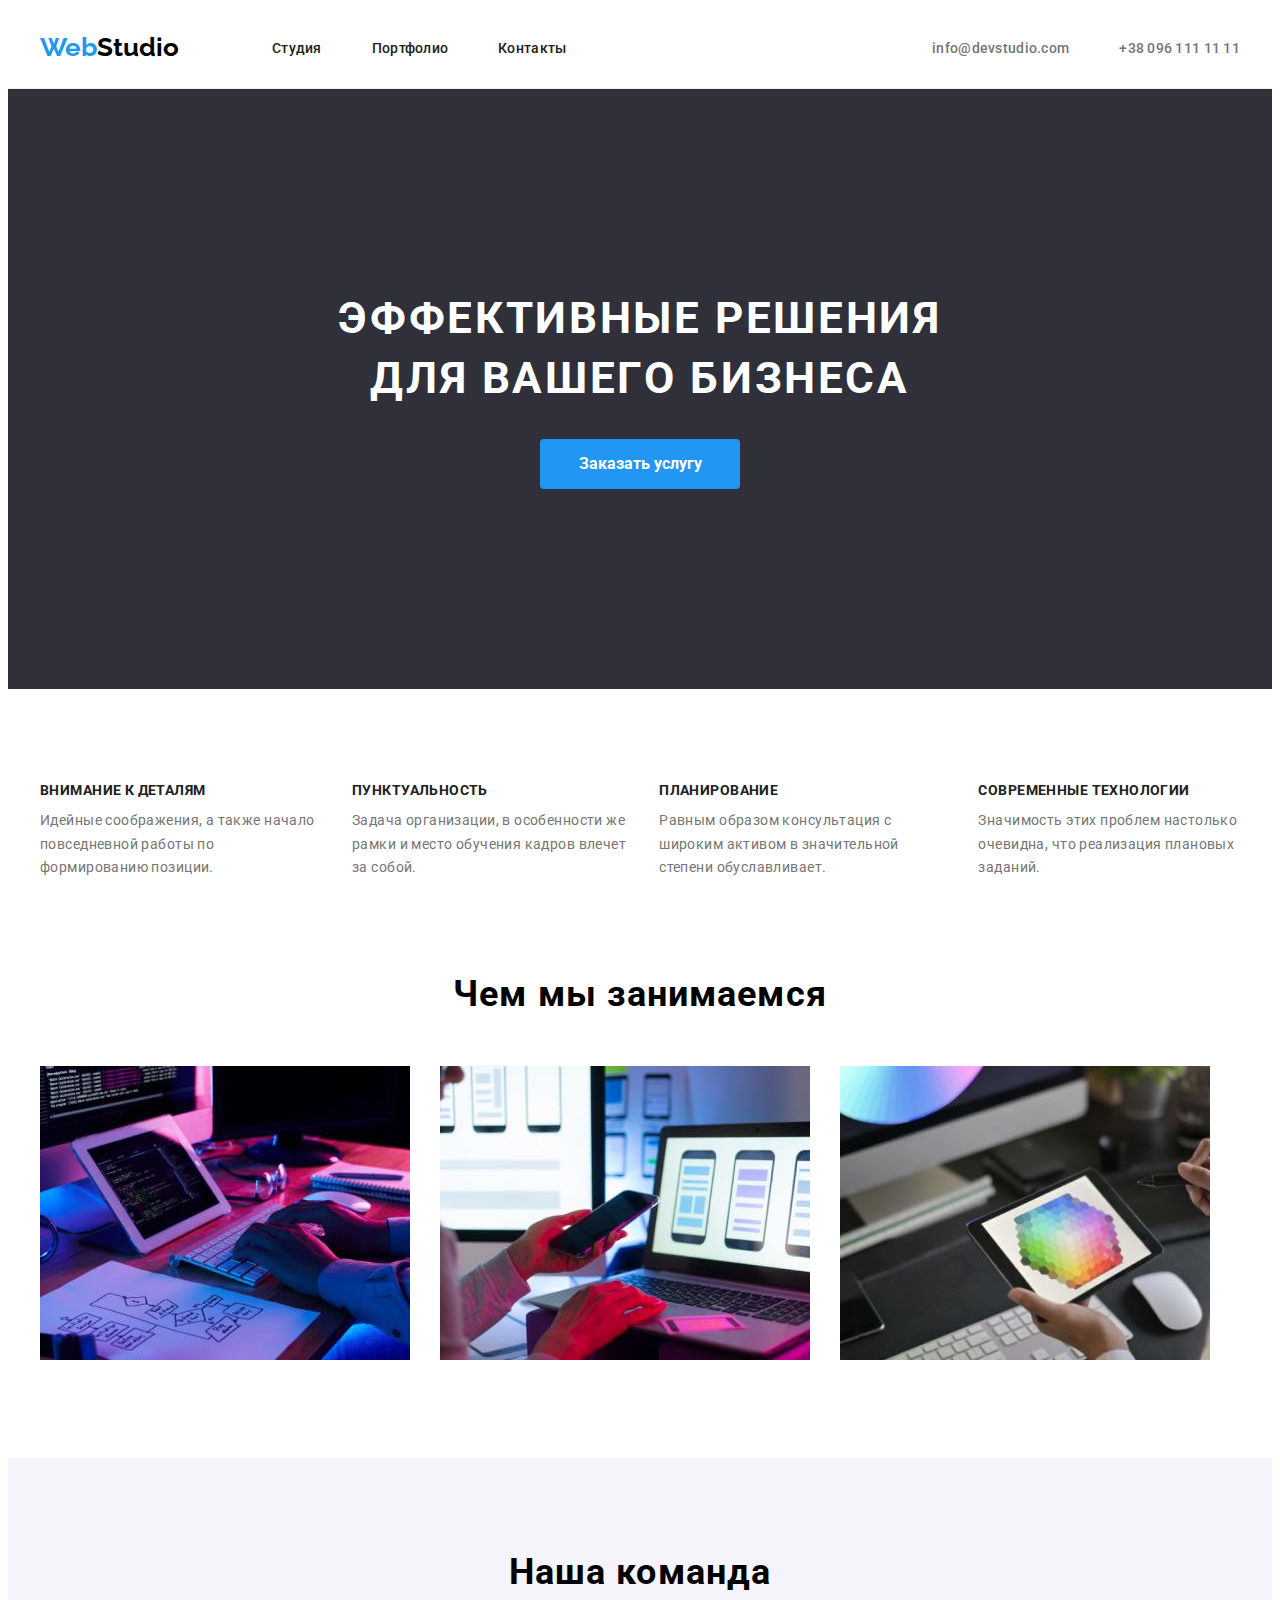
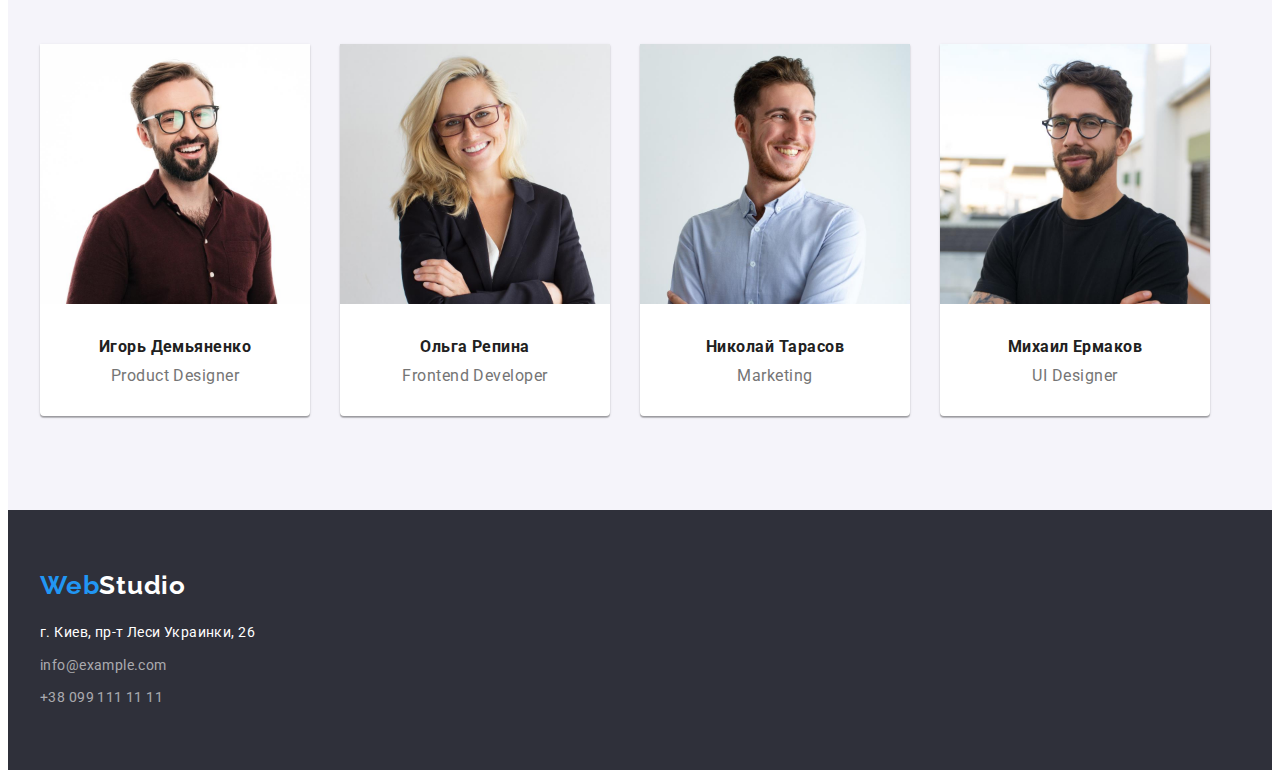
<file: index.html>
<!DOCTYPE html>
<html lang="ru">
<head>
    <meta charset="UTF-8">
    <meta http-equiv="X-UA-Compatible" content="IE=edge">
    <meta name="viewport" content="width=device-width, initial-scale=1.0">
    <title>Document</title>
    <link rel="preconnect" href="https://fonts.googleapis.com">
    <link rel="preconnect" href="https://fonts.gstatic.com" crossorigin>
    <link href="https://fonts.googleapis.com/css2?family=Raleway:wght@700&family=Roboto:wght@400;500;700;900&display=swap" rel="stylesheet">
    <link rel="stylesheet" href="https://cdnjs.cloudflare.com/ajax/libs/modern-normalize/1.1.0/modern-normalize.min.css" integrity="sha512-wpPYUAdjBVSE4KJnH1VR1HeZfpl1ub8YT/NKx4PuQ5NmX2tKuGu6U/JRp5y+Y8XG2tV+wKQpNHVUX03MfMFn9Q==" crossorigin="anonymous" referrerpolicy="no-referrer" />
    <link rel="stylesheet" href="./css/styles.css">
</head>
<body>
    <header class="header">
        <div class="container">
        <nav class="head-navigation">
            <a href="" class="header-logo-first link">Web<span class="header-logo-sec">Studio</span></a>
            <ul class="header-site-list list">
                <li class="header-site-item"><a href="./index.html" class="header-site-link link">Студия</a></li>
                <li class="header-site-item"><a href="./portfolio.html" class="header-site-link link">Портфолио</a></li>
                <li class="header-site-item"><a href="" class="header-site-link link ">Контакты</a></li>
            </ul>
        </nav>
        <ul class="header-contact-list list">
            <li class="header-contact-item"><a href="mailto:info@devstudio.com" class="header-contact-link link">info@devstudio.com</a></li>
            <li class="header-contact-item"><a href="tel:+380961111111" class="header-contact-link link">+38 096 111 11 11</a></li>
        </ul>
    </div>
    </header>
    <main class="main">
        <section class="banner section">
            <div class="container bancontent">
                <h1 class="banner-title">Эффективные решения для вашего бизнеса</h1>
                <button type="button" class="banner-click">Заказать услугу</button>
            </div>
        </section>
        <section class="benefits section">
            <div class="container">
                <ul class="benefits-list list">
                    <li class="benefits-item">
                        <h3 class="benefits-title"> Внимание к деталям</h3> 
                        <p class="benefits-description">Идейные соображения, а также начало повседневной работы по формированию позиции.</p>
                    </li>
                    <li class="benefits-item">
                        <h3 class="benefits-title">Пунктуальность</h3>
                        <p class="benefits-description">Задача организации, в особенности же рамки и место обучения кадров влечет за собой.</p>
                    </li>
                    <li class="benefits-item">
                        <h3 class="benefits-title">Планирование</h3>
                        <p class="benefits-description">Равным образом консультация с широким активом в значительной степени обуславливает.</p>
                    </li>
                    <li class="benefits-item">
                        <h3 class="benefits-title">Современные технологии</h3>
                        <p class="benefits-description">Значимость этих проблем настолько очевидна, что реализация плановых заданий.</p>
                    </li>
                </ul>
            </div>
        </section>
        <section class="work section">
            <div class="container">
                <h2 class="work-title">Чем мы занимаемся</h2>
                <ul class="work-list list">
                    <li class="work-item"><img src="./images/about_img_1.jpg" alt="Work photo" width="370"></li>
                    <li class="work-item"><img src="./images/about_img_2.jpg" alt="Work photo" width="370"></li>
                    <li class="work-item"><img src="./images/about_img_3.jpg" alt="Work photo" width="370"></li>
                </ul>
            </div>
        </section>
        <section class="workers section">
            <div class="container">
                <h2 class="workers-title">Наша команда</h2>
                <ul class="workers-list list">
                    <li class="workers-item">
                        <img src="./images/product_des_img.jpg" alt="worker photo" width="270">
                        <h3 class="worker-name">Игорь Демьяненко</h3>
                        <p class="worker-position">Product Designer</p>
                    </li>
                    <li class="workers-item">
                        <img src="./images/frontend_img.jpg" alt="worker photo" width="270">
                        <h3 class="worker-name">Ольга Репина</h3>
                        <p class="worker-position">Frontend Developer</p>
                    </li>
                    <li class="workers-item">
                        <img src="./images/marketing_img.jpg" alt="worker photo" width="270">
                        <h3 class="worker-name">Николай Тарасов</h3>
                        <p class="worker-position">Marketing</p>
                    </li>
                    <li class="workers-item">
                        <img src="./images/ui_des_img.jpg" alt="worker photo" width="270">
                        <h3 class="worker-name">Михаил Ермаков</h3>
                        <p class="worker-position">UI Designer</p>
                    </li>
                </ul>
            </div>
        </section>
    </main>
    <footer class="footer">
        <div class="container">
            <a href="" class="footer-logo-first link">Web<span class="footer-logo-sec link">Studio</span></a>
            <address class="footer-contact">
                <ul class="footer-contact-list list">
                    <li class="footer-contact-item"><a href="https://maps.app.goo.gl/anKPkM4rWThqQy199" class="footer-adr-link link"> г. Киев, пр-т Леси Украинки, 26</a></li>
                    <li class="footer-contact-item"><a href="mailto:info@example.com" class="footer-contact-link link">info@example.com</a></li>
                    <li class="footer-contact-item"><a href="tel:+380991111111" class="footer-contact-link link">+38 099 111 11 11</a> </li>
                </ul>
                </address>
            </address>
        </div>
    </footer>
</body>
</html>
</file>
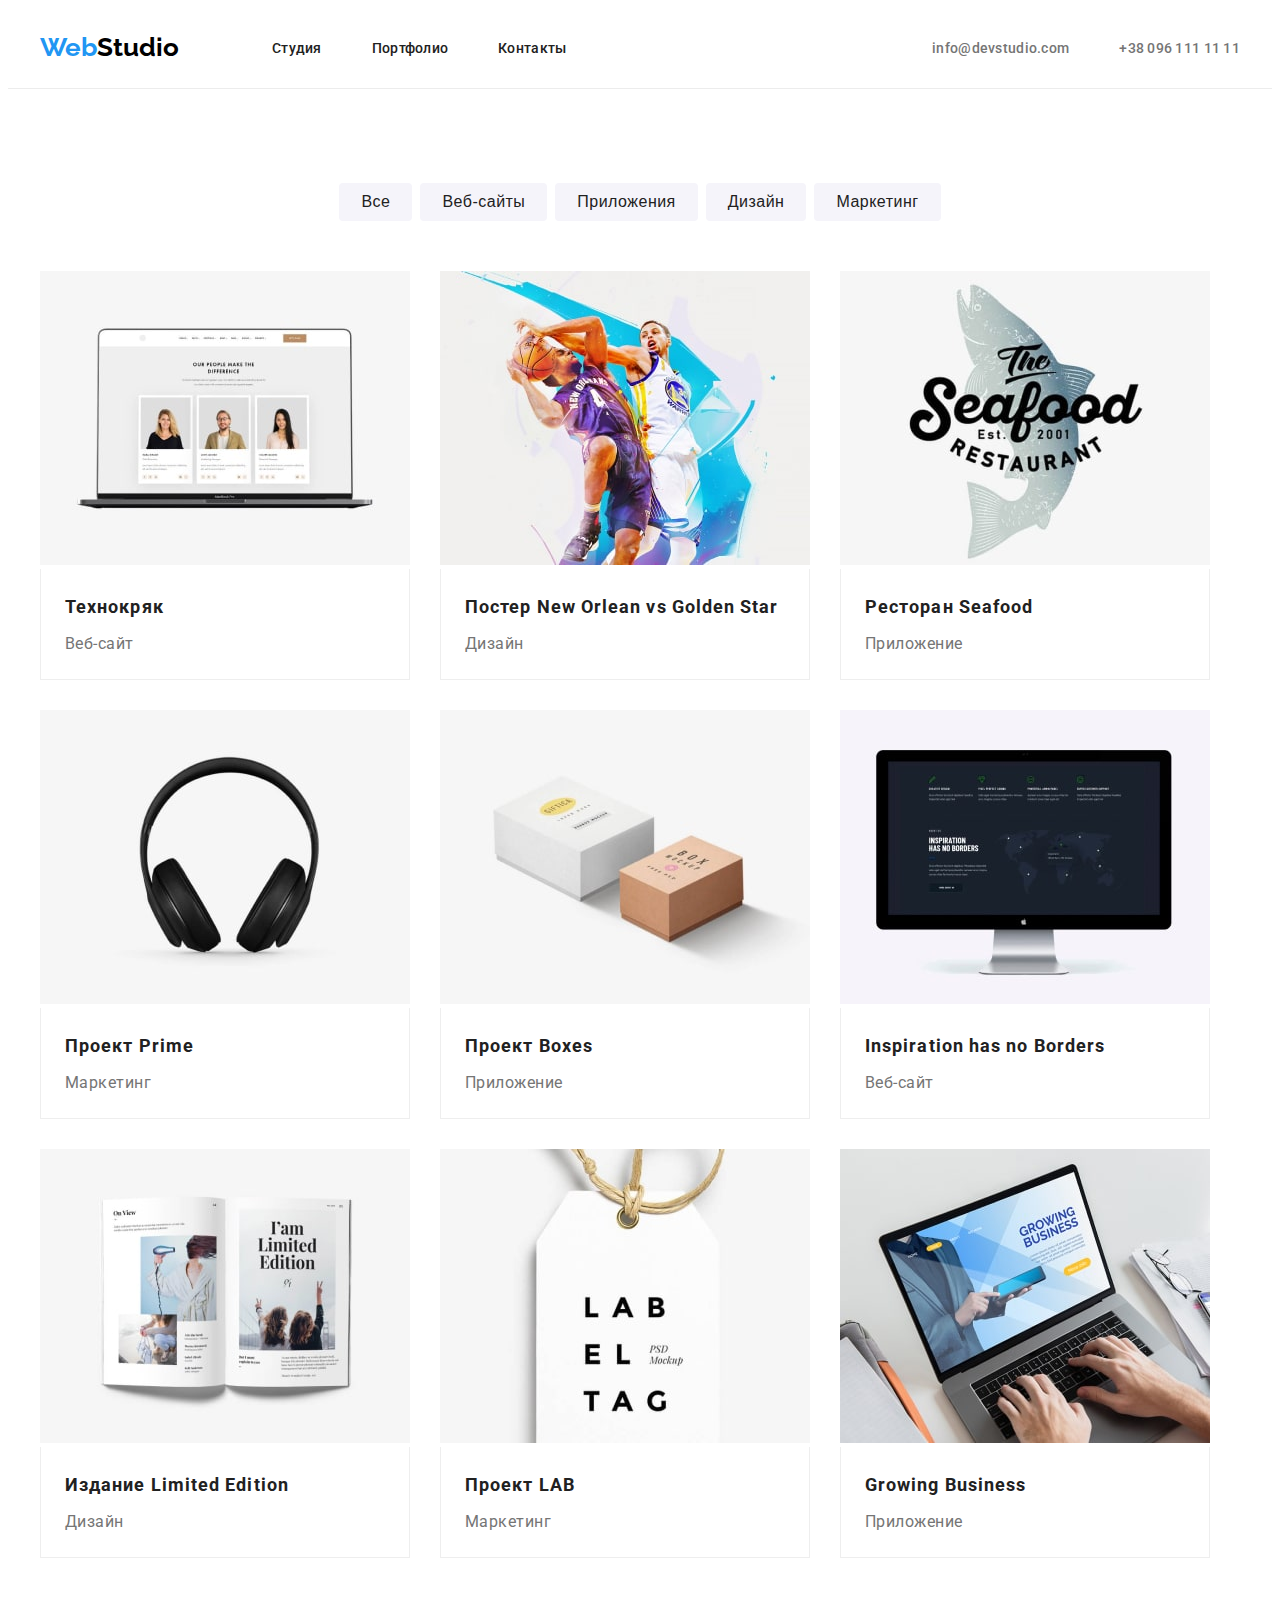
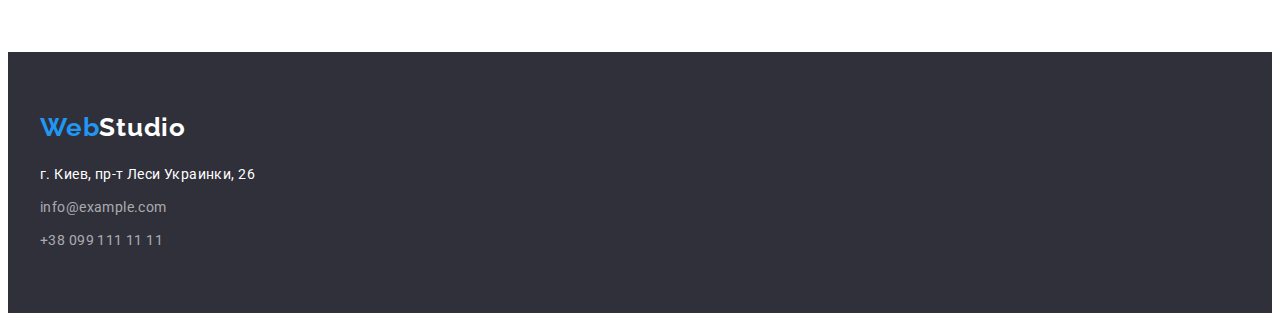
<file: portfolio.html>
<!DOCTYPE html>
<html lang="ru">
<head>
    <meta charset="UTF-8">
    <meta http-equiv="X-UA-Compatible" content="IE=edge">
    <meta name="viewport" content="width=device-width, initial-scale=1.0">
    <title>Document</title>
    <link rel="preconnect" href="https://fonts.googleapis.com">
    <link rel="preconnect" href="https://fonts.gstatic.com" crossorigin>
    <link href="https://fonts.googleapis.com/css2?family=Raleway:wght@700&family=Roboto:wght@400;500;700;900&display=swap" rel="stylesheet">    
    <link rel="stylesheet" href="https://cdnjs.cloudflare.com/ajax/libs/modern-normalize/1.1.0/modern-normalize.min.css" integrity="sha512-wpPYUAdjBVSE4KJnH1VR1HeZfpl1ub8YT/NKx4PuQ5NmX2tKuGu6U/JRp5y+Y8XG2tV+wKQpNHVUX03MfMFn9Q==" crossorigin="anonymous" referrerpolicy="no-referrer" />
    <link rel="stylesheet" href="./css/styles.css">
</head>
<body>
    <header class="header">
        <div class="container">
        <a href="" class="header-logo-first link">Web<span class="header-logo-sec">Studio</span></a>
        <nav>
            <ul class="header-site-list list">
                <li class="header-site-item"><a href="./index.html" class="header-site-link link">Студия</a></li>
                <li class="header-site-item"><a href="./portfolio.html" class="header-site-link link">Портфолио</a></li>
                <li class="header-site-item"><a href="" class="header-site-link link">Контакты</a></li>
            </ul>
        </nav>
        <ul class="header-contact-list list">
            <li class="header-contact-item"><a href="mailto:info@devstudio.com" class="header-contact-link link">info@devstudio.com</a></li>
            <li class="header-contact-item"><a href="tel:+380961111111" class="header-contact-link link">+38 096 111 11 11</a></li>
        </ul>
        </div>
    </header>
    <main class="pmain">
        <section class="section">
        <div class="container">
        <h1 class="pmain-title" hidden>Портфолио</h1>
        <ul class="labor-list list">
            <li class="labor-item"><button type="button" class="labor-click">Все</button></li>
            <li class="labor-item"><button type="button" class="labor-click">Веб-сайты</button></li>
            <li class="labor-item"><button type="button" class="labor-click">Приложения</button></li>
            <li class="labor-item"><button type="button" class="labor-click">Дизайн</button></li>
            <li class="labor-item"><button type="button" class="labor-click">Маркетинг</button></li>
        </ul>
        <ul class="all-labors list">
            <li class="all-item">
                <img src="./images/port-img-1.jpg" alt="portfolio photo" width="370" height="294">
                <div class="all-content">
                    <h3 class="all-name">Технокряк</h3>
                    <p class="all-kind">Веб-сайт</p>
                </div>
            </li>
            <li class="all-item">
                <img src="./images/port-img-2.jpg" alt="portfolio photo" width="370" height="294">
                <div class="all-content">
                    <h3 class="all-name">Постер New Orlean vs Golden Star</h3>
                    <p class="all-kind">Дизайн</p>
                </div>
            </li>
            <li class="all-item">
                <img src="./images/port-img-3.jpg" alt="portfolio photo" width="370" height="294">
                <div class="all-content">
                    <h3 class="all-name">Ресторан Seafood</h3>
                    <p class="all-kind">Приложение</p>
                </div>
            </li>
            <li class="all-item">
                <img src="./images/port-img-4.jpg" alt="portfolio photo" width="370" height="294">
                <div class="all-content">
                    <h3 class="all-name">Проект Prime</h3>
                    <p class="all-kind">Маркетинг</p>
                </div>
            </li>
            <li class="all-item">
                <img src="./images/port-img-5.jpg" alt="portfolio photo" width="370" height="294">
                <div class="all-content">
                    <h3 class="all-name">Проект Boxes</h3>
                    <p class="all-kind">Приложение</p>
                </div>
            </li>
            <li class="all-item">
                <img src="./images/port-img-6.jpg" alt="portfolio photo" width="370" height="294">
                <div class="all-content">
                    <h3 class="all-name">Inspiration has no Borders</h3>
                    <p class="all-kind">Веб-сайт</p>
                </div>
            </li>
            <li class="all-item">
                <img src="./images/port-img-7.jpg" alt="portfolio photo" width="370" height="294">
                <div class="all-content">
                    <h3 class="all-name">Издание Limited Edition</h3>
                    <p class="all-kind">Дизайн</p>
                </div>
            </li>
            <li class="all-item">
                <img src="./images/port-img-8.jpg" alt="portfolio photo" width="370" height="294">
                <div class="all-content">
                    <h3 class="all-name">Проект LAB</h3>
                    <p class="all-kind">Маркетинг</p>
                </div>
            </li>
            <li class="all-item">
                <img src="./images/port-img-9.jpg" alt="portfolio photo" width="370" height="294">
                <div class="all-content">
                    <h3 class="all-name">Growing Business</h3>
                    <p class="all-kind">Приложение</p>
                </div>
            </li>
        </ul>
        </div>
        </section>
    </main>
    <footer class="footer">
    <div class="container">
        <a href="" class="footer-logo-first link">Web<span class="footer-logo-sec link">Studio</span></a>
        <address class="footer-contact">
            <ul class="footer-contact-list list">
                <li class="footer-contact-item"><a href="https://maps.app.goo.gl/anKPkM4rWThqQy199" class="footer-adr-link link"> г. Киев, пр-т Леси Украинки, 26</a></li>
                <li class="footer-contact-item"><a href="mailto:info@example.com" class="footer-contact-link link">info@example.com</a></li>
                <li class="footer-contact-item"><a href="tel:+380991111111" class="footer-contact-link link">+38 099 111 11 11</a> </li>
            </ul>
        </address>
    </div>
    </footer>
</body>
</html>
</file>
<file: css/styles.css>
:root {
    --first-title-color: #FFFFFF;
    --second-title-color: black;
}

body {
    font-family: 'Roboto', sans-serif;
}

p, h1, h2, h3 {
     margin: 0;

}

ul {
    margin: 0;
    padding-left: 0;
}

.list {
    list-style: none;
}

.link {
    text-decoration: none;
}

.img {
    display: block;
    max-width: 100%;
    height: auto;
}

.container {
    max-width: 1200px;
    margin-left: auto;
    margin-right: auto;
    padding-left: 15px;
    padding-right: 15px;
}

.section {
    padding-top: 94px;
    padding-bottom: 94px;
}


.header > .container {
    display: flex;
    align-items: center; 
}

.header {
    padding-top: 24px;
    padding-bottom: 25px;
    border-bottom: 1px solid #ECECEC;
}

.head-navigation {
    display: flex;
    align-items: center;
}

.header-logo-first {
    display: inline-block;
    align-items: center;
    margin-right: 93px;

    font-family: 'Raleway', sans-serif;
    font-style: normal;
    font-weight: 700;
    font-size: 26px;
    line-height: 31px;
    color: #2196F3;

}

.header-logo-sec {
    color: black;  
}

.header-site-list, .header-contact-list {
    display: flex;
    
    gap: 50px;
}


.header-contact-list {
    margin-left: auto;
}

.header-site-link, .header-contact-link   {
    font-size: 14px;
    font-weight: 500;
    line-height: 1.14;
    letter-spacing: 0.02em;
    color: #212121;
}

.header-contact-link {
    color: #757575;
}

.header-site-link:hover, .header-site-link:focus {
    color: #2196F3;
}

.header-contact-link:hover, .header-contact-link:focus {
    color: #2196F3;
    } 


.main > .container {
    display: flex;
}

.banner {
    background-color: #2F303A;
    padding-top: 200px;
    padding-bottom: 200px;
}

.bancontent {
    align-items: center;
}

.banner-title {
    max-width: 696px;
    font-size: 44px;
    line-height: 1.36;
    text-align: center;
    letter-spacing: 0.06em;
    text-transform: uppercase;
    color: var(--first-title-color);

    margin-bottom: 30px;
    margin-left: auto;
    margin-right: auto;
    justify-content: center;
}

.banner-click {
    padding: 10px 32px;
    margin-left: auto;
    margin-right: auto;

    display: flex;
    align-items: center;
    justify-content: center;
    text-align: center;

    font-family: inherit;
    font-weight: 700;
    font-size: 16px;
    line-height: 2.5;
    color: #FFFFFF;
    cursor: pointer;
    background-color: #2196F3;   
    min-width: 200px;
    height: 50px;
    border-radius: 4px;
    border: none;
}

.benefits-list {
    display: flex;
}

.benefits-item:not(:last-child), .work-item:not(:last-child), .workers-item:not(:last-child) {
    margin-right: 30px;
}

.benefits-title {
    font-weight: 700;
    font-size: 14px;
    line-height: 1.14;
    letter-spacing: 0.03em;
    text-transform: uppercase;
    color: #212121;

    margin-bottom: 10px;
}
.benefits-description {
    font-weight: 400;
    font-size: 14px;
    line-height: 1.71;
    letter-spacing: 0.03em;
    color: #757575;
    }


.work {
    padding-top: 0;
}

.work-list {
    display: flex;
    align-items: center;

    margin: 0;
   
}

.work-title {
    font-size: 36px;
    line-height: 1.16;
    text-align: center;
    letter-spacing: 0.03em;
    color: var(--second-title-color);

    margin-bottom: 50px;
    margin-left: auto;
    margin-right: auto;
    justify-content: center;
    }

.workers-list{
    display: flex;
            
}

.workers {
    background-color: #F5F4FA;
}

.workers-item {
    background: #FFFFFF;
    box-shadow: 0px 1px 3px rgba(0, 0, 0, 0.12), 0px 1px 1px rgba(0, 0, 0, 0.14), 0px 2px 1px rgba(0, 0, 0, 0.2);
    border-radius: 0px 0px 4px 4px;
}

.workers-title {
    font-weight: 700;
    font-size: 36px;
    line-height: 1.16;
    text-align: center;
    letter-spacing: 0.03em;
    color: var(--second-title-color);

    margin-bottom: 50px;
}

.worker-name {
    font-size: 16px;
    line-height: 1.18;
    text-align: center;
    letter-spacing: 0.03em;
    color: #212121;

    padding-top: 30px;
    margin-bottom: 10px;
}

.worker-position {
    font-size: 16px;
    line-height: 1.18;
    text-align: center;
    letter-spacing: 0.03em;
    color: #757575;
    padding-bottom: 30px; 
}

.labor-list {
    display: flex;
    align-items: center;
    justify-content: center;

    margin-bottom: 50px;
    gap: 8px;
    margin-left: auto;
    margin-right: auto;
}

.labor-click {
    display: flex;
    justify-content: center;
    align-items: center;
    flex-shrink: 1;
    margin-left: auto;
    margin-right: auto;
    padding: 6px 22px;

    font-size: 16px;
    font-weight: 500;
    line-height: 1.62;
    text-align: center;
    letter-spacing: 0.03em;
    cursor: pointer;
    color: #212121;
    background-color: #F5F4FA;

    border: none;
    border-radius: 4px;
}

.labor-click:hover, .labor-click:focus {
    background-color: #2196F3;
    color: #FFFFFF;
}


.all-labors {
    display: flex;
    flex-wrap: wrap;


    gap: 30px;
}

.all-item {
    width: 370px;

}

.all-content {
    padding: 20px 24px;

    border-right: 1px solid #EEEEEE;
    border-bottom: 1px solid #EEEEEE;
    border-left: 1px solid #EEEEEE;
}

.all-name {
    font-size: 18px;
    line-height: 2;
    letter-spacing: 0.06em;
    color: #212121;


    margin-bottom: 4px;
}

.all-kind {
    font-size: 16px;
    line-height: 1.88;
    letter-spacing: 0.03em;
    color: #757575;

}

.footer {
    background-color: #2F303A;
    padding-top: 60px;
    padding-bottom: 60px;
}


.footer-logo-first, .footer-logo-sec {
    display: inline-block;
    font-family: 'Raleway', sans-serif;
    font-weight: 700;
    font-size: 26px;
    line-height: 1.19;
    letter-spacing: 0.03em;
    color: #FFFFFF;

    
}

.footer-logo-first {
    color: #2196F3;
    
    margin-bottom: 20px;
}


 
.footer-contact-link, .footer-adr-link  {
    font-style: normal;
    font-size: 14px;
    line-height: 1.71;
    letter-spacing: 0.03em;
    color: rgba(255, 255, 255, 0.6);

}

.footer-contact-item:not(:last-child) {
    margin-bottom: 9px;
}

.footer-adr-link {
    color: #FFFFFF;
}

.footer-contact-link:hover, .footer-contact-link:focus {
    color: #2196F3;
}

.footer-adr-link:hover, .footer-adr-link:focus {
    color: #2196F3;
}
</file>
